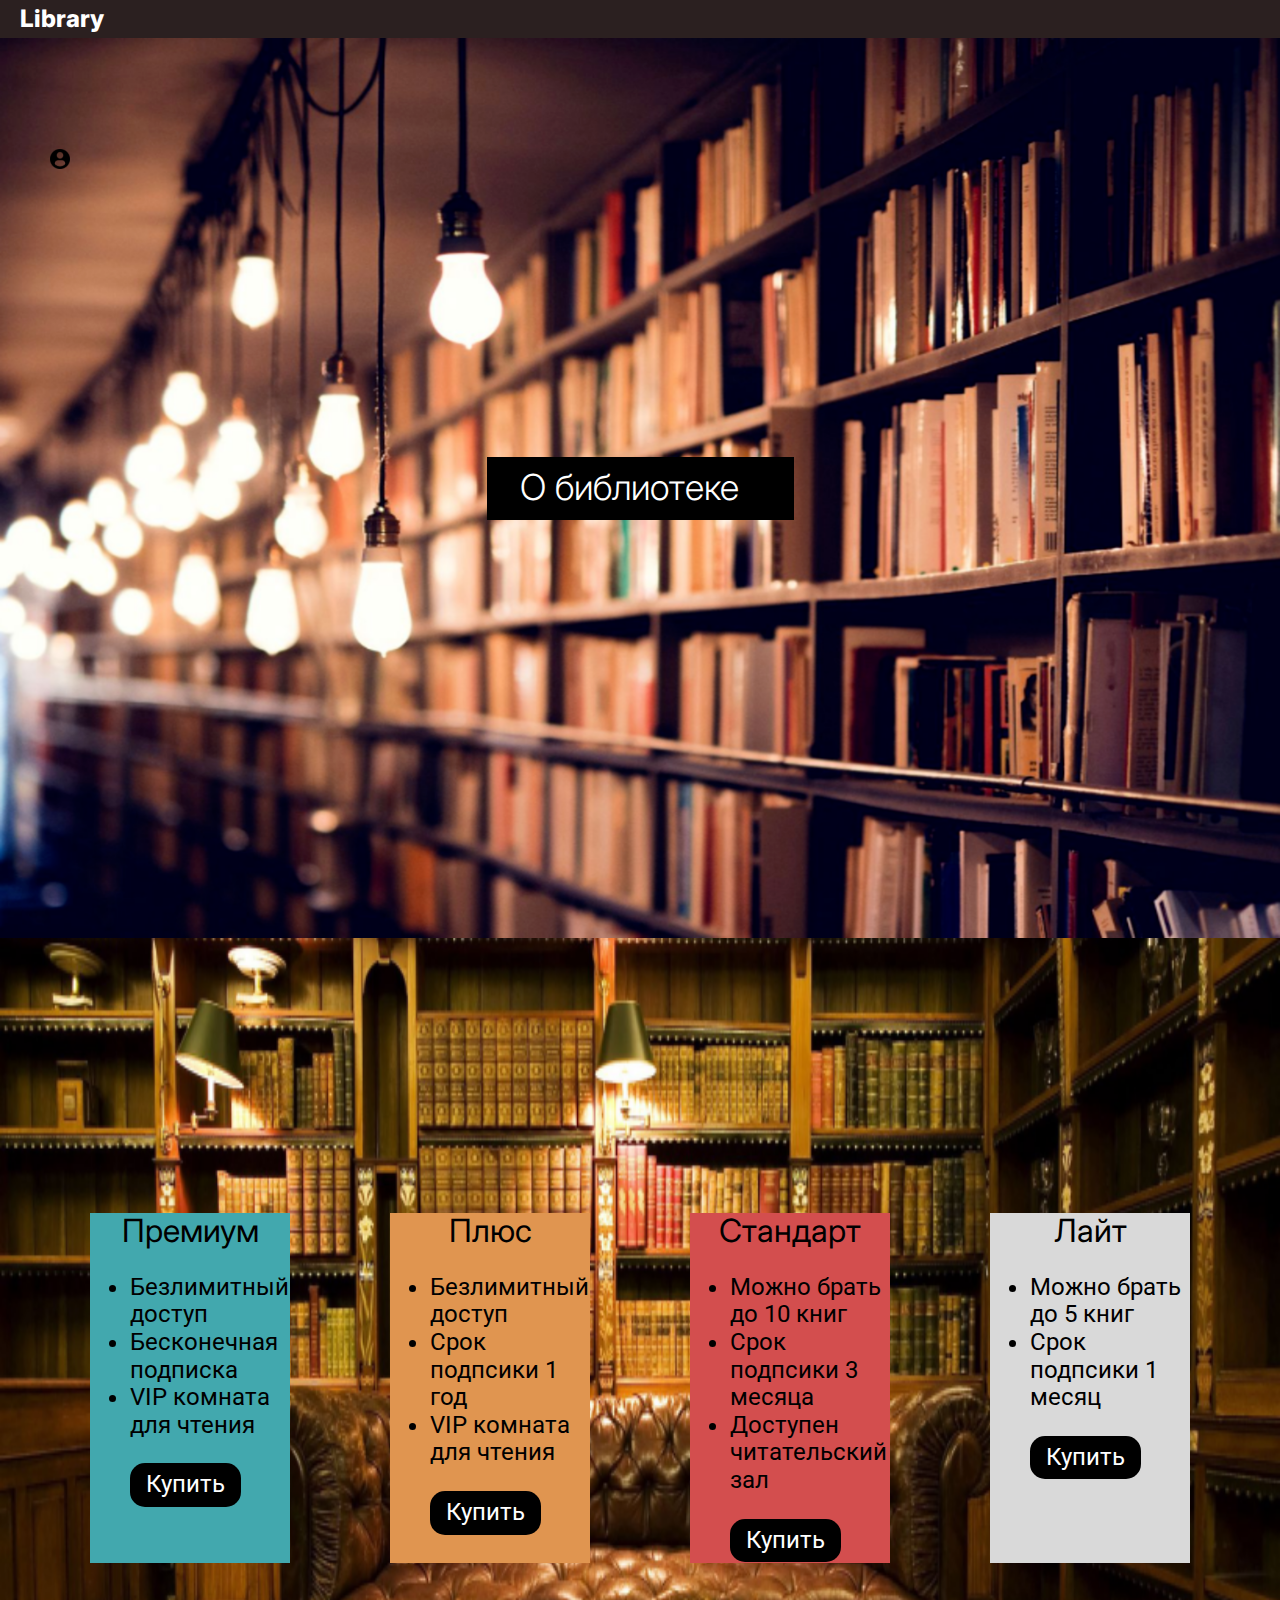
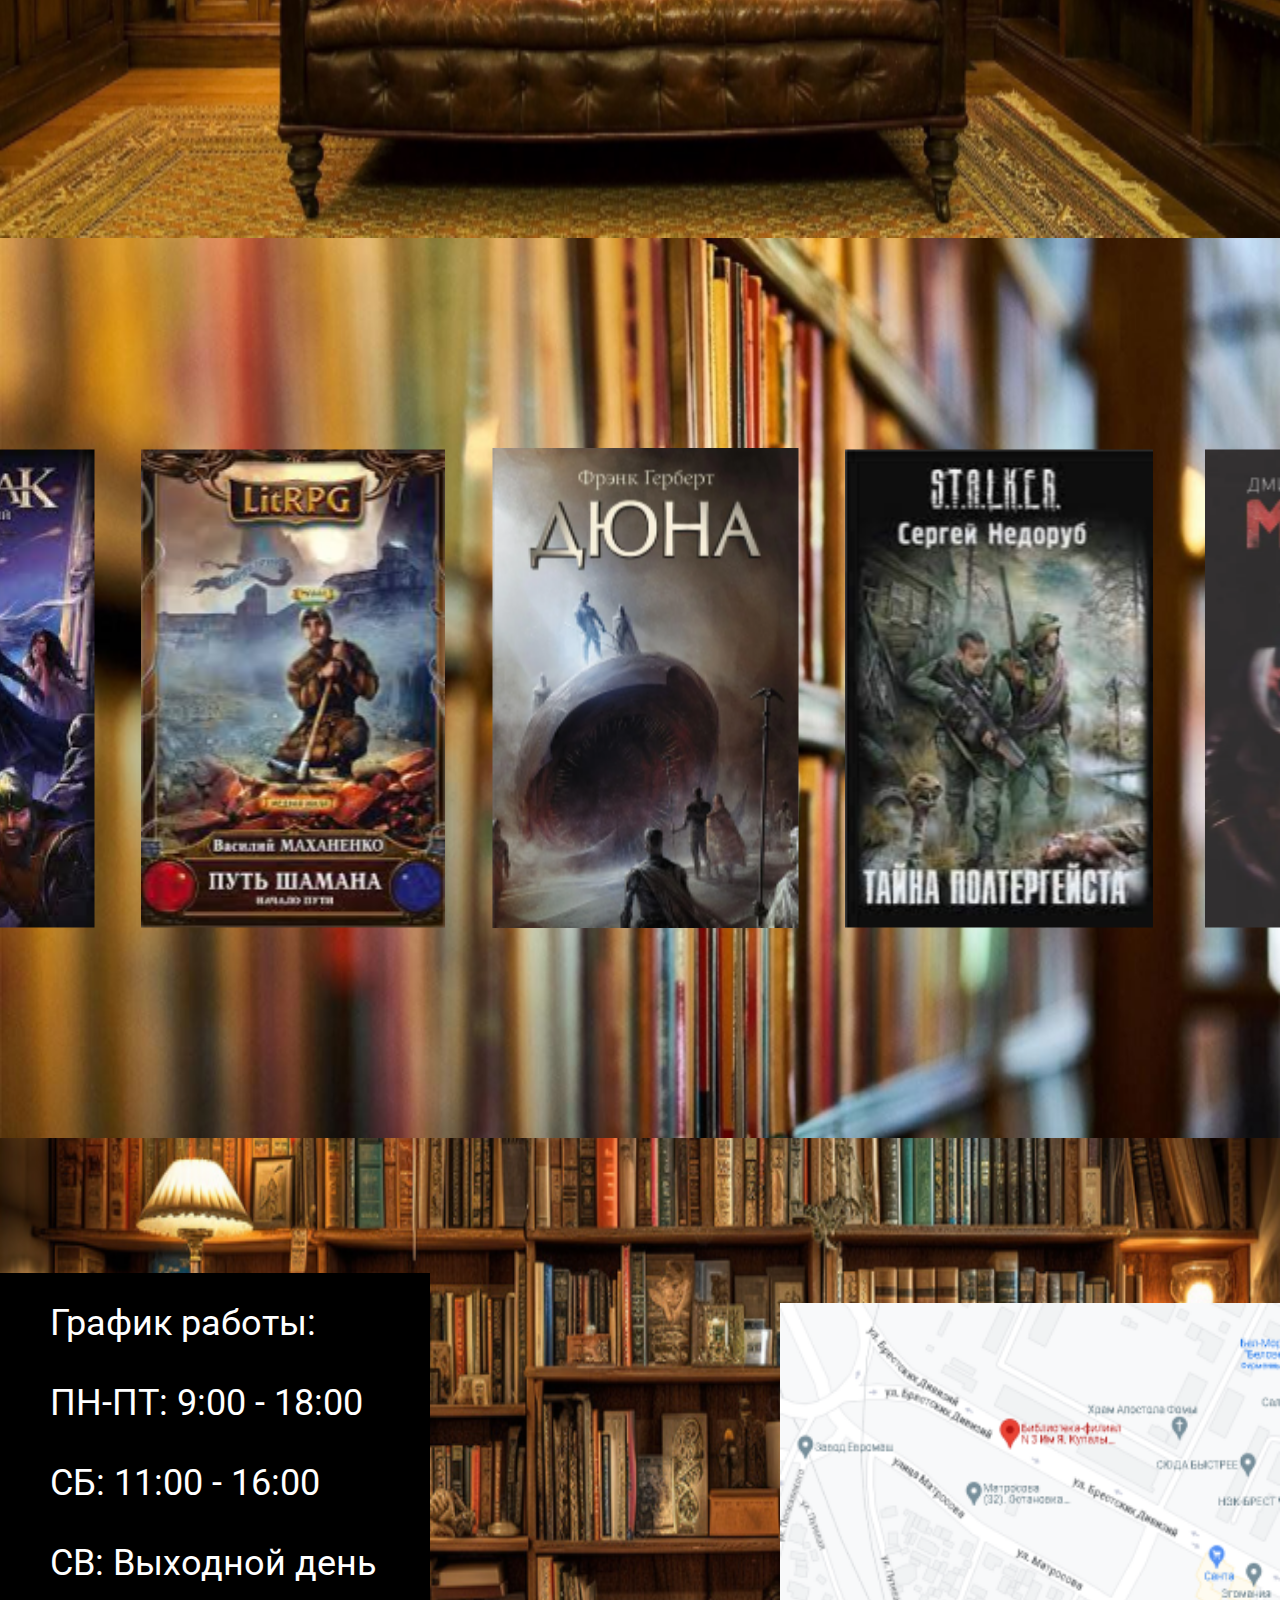
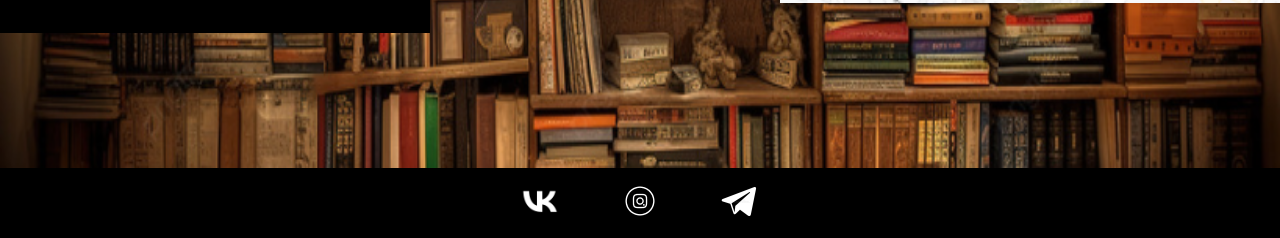
<file: index.html>
<!DOCTYPE html>
<html lang="en">

<head>
    <meta charset="UTF-8">
    <meta name="viewport" content="width=device-width, initial-scale=1.0">
    <title>Library</title>
    <link rel="stylesheet" href="style.css">
    <link rel="stylesheet" href="normalize.css">
    <link rel="preconnect" href="https://fonts.googleapis.com">
    <link rel="preconnect" href="https://fonts.gstatic.com" crossorigin>
    <link href="https://fonts.googleapis.com/css2?family=Inter:wght@300;400;800&display=swap" rel="stylesheet">
</head>

<body>
    <header>
        <a href="index.html" class="header-logo">Library</a>
        <nav class="header-nav">
            <a href="#top-books">Топ 5 книг</a>
            <a href="#abonement">Абонементы</a>
            <a href="#about">О нас</a>
            <a href="#shedule">График работы</a>
        </nav>
        <a href="auto.html" class="header-logo">
            <img class="header-img" src="./profile-user.png" alt="">
        </a>
    </header>
    <section id="about">
        <div class="container-about">
            <div class="about-block">
                <p class="about-block-text">О библиотеке</p>
            </div>
        </div>
    </section>
    <section id="abonement">
        <div class="abonements">
            <p class="abonement-text">Премиум</p>
            <ul class="abonement-list">
                <li>Безлимитный доступ</li>
                <li>Бесконечная подписка</li>
                <li>VIP комната для чтения</li>
            </ul>
            <button class="abonements-button">Купить</button>
        </div>
        <div class="abonements">
                <p class="abonement-text">Плюс</p>
                <ul class="abonement-list">
                    <li>Безлимитный доступ</li>
                    <li>Срок подпсики 1 год</li>
                    <li>VIP комната для чтения</li>
                </ul>
                <button class="abonements-button">Купить</button>
            </div>
        </div>
        <div class="abonements">
            <p  class="abonement-text">Стандарт</p>
            <ul class="abonement-list">
                <li>Можно брать до 10 книг</li>
                <li>Срок подпсики 3 месяца</li>
                <li>Доступен читательский зал</li>
            </ul>
            <button class="abonements-button">Купить</button>
        </div>
        <div class="abonements">
            <p class="abonement-text">Лайт</p>
            <ul class="abonement-list">
                <li>Можно брать до 5 книг</li>
                <li>Срок подпсики 1 месяц</li>
            </ul>
            <button class="abonements-button">Купить</button>
        </div>
    </section>
    <section id="top-books">
        <img class="top-books-image" src="./book_1.png" alt="">
        <img class="top-books-image" src="./book_2.png" alt="">
        <img class="top-books-image" src="./book_3.png" alt="">
        <img class="top-books-image" src="./book_4.png" alt="">
        <img class="top-books-image" src="./book_5.png" alt="">
    </section>
    <section id="shedule">
        <p class="shedule-text">
            График работы: <br>
            ПН-ПТ: 9:00 - 18:00 <br>
            СБ: 11:00 - 16:00 <br>
            СВ: Выходной день <br>
        </p>
        <img class="shedule-image" src="./image_1.png" alt="">
    </section>
    <footer>
        <a href="https://vk.com">
            <img class="footer-image" src="./Без названия (1).png" alt="">
        </a>
        <a href="https://instagram.com">
            <img clss="footer-image" src="./Instagram_logo 1.png" alt="">
        </a>
        <a href="https://telegram.org">
            <img class="footer-image" src="./telegram-logo-icon-voronezh-russia-november-square-black-color-164586010 (1).jpg" alt="">
        </a>
    </footer>
</body>

</html>
</file>
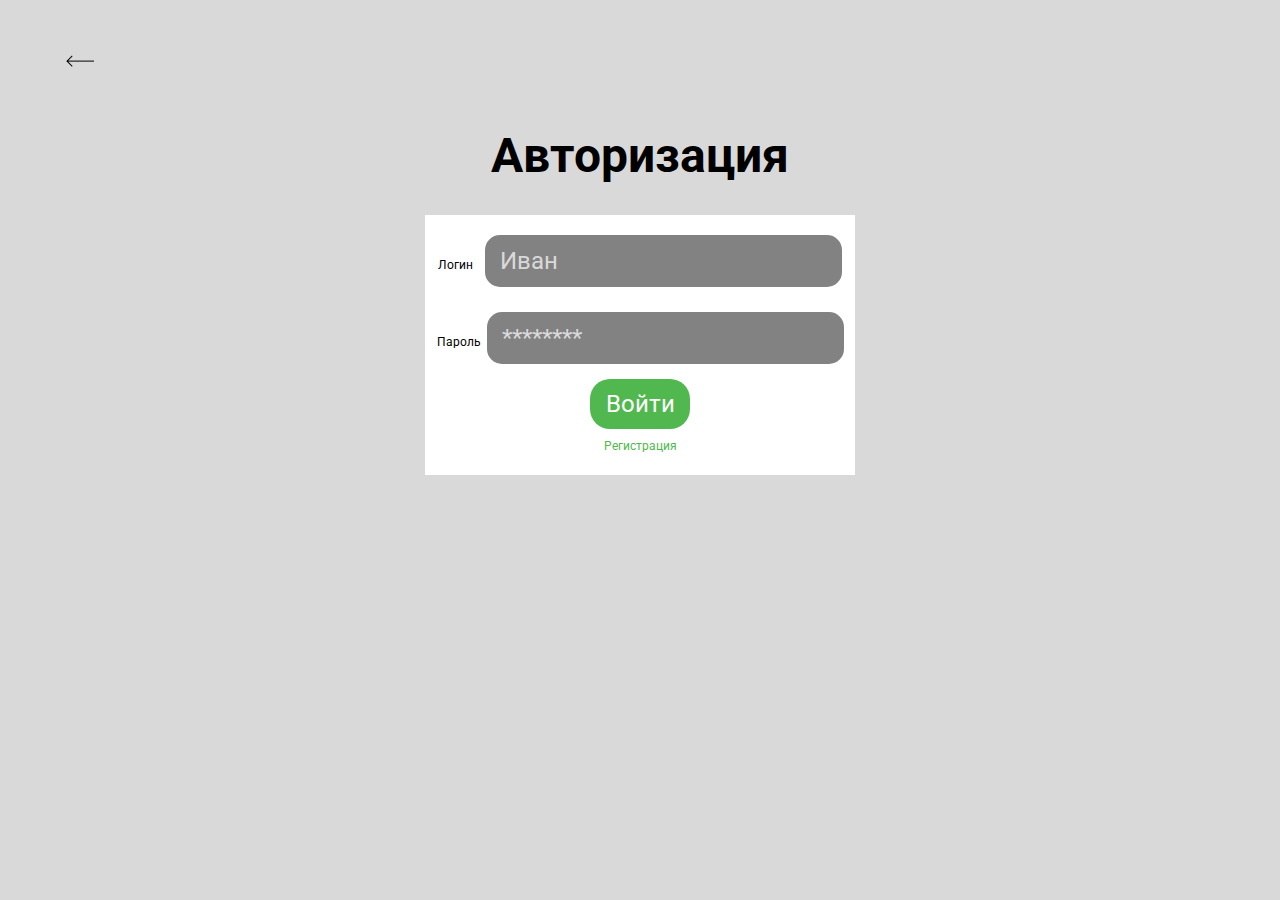
<file: auto.html>
<!DOCTYPE html>
<html lang="en">
<head>
    <meta charset="UTF-8">
    <meta name="viewport" content="width=device-width, initial-scale=1.0">
    <link rel="stylesheet" href="normalize.css">
    <link rel="stylesheet" href="auto.css">
    <title>Авторизация</title>
</head>
<body>
    <a class="arrow" href="index.html"><img src="free-icon-previous-4561413.png" alt=""></a>
    <h1>Авторизация</h1>
    <div class="container">
        <form action="#">
            <label class="form-label" for="login">Логин</label>
            <input class="form-input" type="text" id="login" placeholder="Иван">
            <label  class="form-label"for="pass">Пароль</label>
            <input class="form-input" type="password" id="pass" placeholder="********">
            <button>Войти</button>
            <br>
            <a href="register.html">Регистрация</a>
        </form>
    </div>
</body>
</html>
</file>
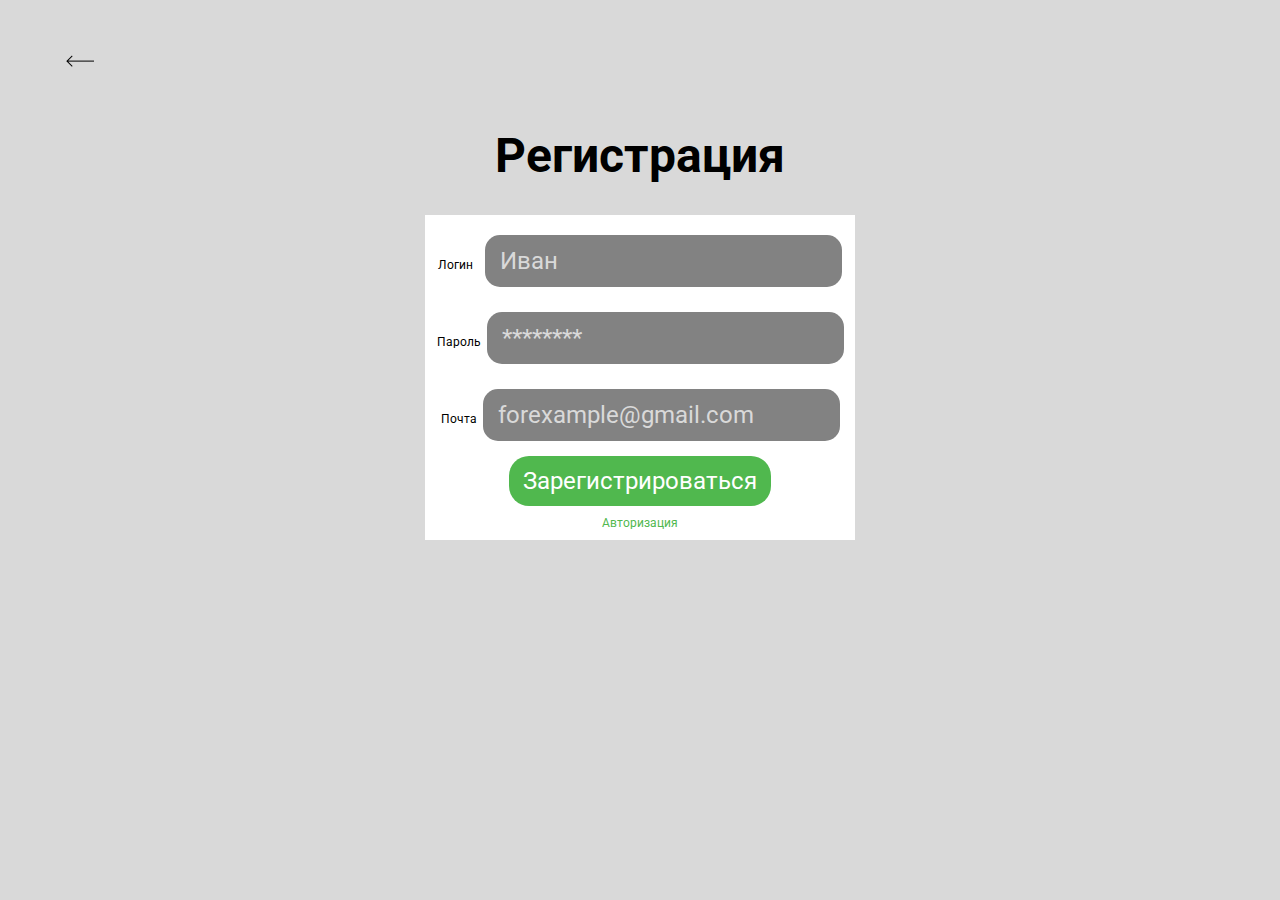
<file: register.html>
<!DOCTYPE html>
<html lang="en">

<head>
    <meta charset="UTF-8">
    <meta name="viewport" content="width=device-width, initial-scale=1.0">
    <link rel="stylesheet" href="normalize.css">
    <link rel="stylesheet" href="auto.css">
    <title>Регистрация</title>
</head>

<body>
    <a class="arrow" href="index.html"><img src="free-icon-previous-4561413.png" alt=""></a>
    <h1>Регистрация</h1>
    <div class="container-register">
        <form action="#">
            <label class="form-label" for="login">Логин</label>
            <input class="form-input" type="text" id="login" placeholder="Иван">
            <label class="form-label" for="pass">Пароль</label>
            <input class="form-input" type="password" id="pass" placeholder="********">
            <label class="form-label" for="email">Почта</label>
            <input class="form-input" type="email" id="email" placeholder="forexample@gmail.com">
            <button class="button-register">Зарегистрироваться</button>
            <br>
            <a href="auto.html">Авторизация</a>
        </form>
    </div>
</body>

</html>
</file>
<file: style.css>
@import url('https://fonts.googleapis.com/css2?family=Inter:wght@300;400;800&display=swap');
@import url('https://fonts.googleapis.com/css2?family=Roboto&display=swap');

header {
    height: 38px;
    width: 100%;
    background: #2B2020;
}

.header-logo {
    text-decoration: none;
    display: inline-block;
    color: #fff;
    font-family: "Inter", sans-serif;
    font-weight: 800;
    font-size: 24px;
    padding-top: 5px;
    padding-left: 20px;
}

.header-nav {
    list-style: none;
    display: inline-block;
    margin: 1px 0 11px 1300px;
}

.header-nav a {
    text-decoration: none;
    color: #fff;
    font-family: "Inter", serif;
    font-weight: 800;
    margin-left: 10px;
}

.header-nav a:hover {
    text-decoration: underline;
    color: #7a7979;
    transition: all .3s ease;
}

header img {
    display: inline-block;
    margin-left: 30px;
}

#about {
    display: grid;
    place-items: center;
    background-image: url(./imgonline-com-ua-Resize-1mbdhH5M0hrI5fUf.png);
    background-position: 0 0;
    background-repeat: no-repeat;
    background-size: 100% 100%;
    height: 100vh;
}

.about-block-text {
    color: #fff;
    padding: 10px 33px;
    font-family: "Inter", serif;
    font-size: 36px;
    font-weight: 300;
}

.container-about {
    background-color: black;
    width: 307px;
    height: 63px;
}

#abonement {
    display: flex;
    gap: 100px;
    place-items: center;
    justify-content: center;
    background-image: url(./staraia_biblioteka_dizajn_interer_11139_1920x1080\ 1.png);
    background-position: 0 0;
    background-repeat: no-repeat;
    background-size: 100% 100%;
    height: 100vh;
}

.abonements {
    width: 200px;
    height: 350px;
}

.abonements:first-child  {
    background-color: #42A8AE;
}



.abonements:nth-child(2) {
    background-color: #E09550;
}

.abonements:nth-child(3) {
    background-color: #D34E4E;
}

.abonements:nth-child(4) {
    background-color: #D9D9D9;
}

.abonement-text {
    display: grid;
    place-items: center;
    font-family: 'Inter' ,serif;
    font-size: 32px;
    margin: 0 auto;
}

.abonement-list {
    font-family: 'Roboto' ,serif;
    font-size: 24px;   
}

.abonements-button {
    margin-left: 40px;
    font-family: 'Roboto', serif;
    color: #fff;
    background-color: #000;
    border: none;
    border-radius: 15px;
    font-size: 24px;
    padding: 8px 16px;
}

.abonements-button:hover {
    color: #615c5c;
    transition: all .3s ease;
}

#top-books {
    display: flex;
    place-items: center;
    gap: 200px;
    justify-content: center;
    background-image: url(./a70ada64-81e6-54f1-b7ed-c073c306ba71\ 1.png);
    background-position: 0 0;
    background-repeat: no-repeat;
    background-size: 100% 100%;
    height: 100vh;
}

.top-books-image {
    transform: scale(2);
    transition: all .5s ease;
}

.top-books-image:hover{
    transform: scale(1.7);
    transform: rotate(-20deg);
    filter: saturate(40%);
    filter: blur(100px);
    
}

#shedule {
    display: flex;
    gap: 350px;
    place-items: center;
    justify-content: center;
    background-image: url(./pngtree-an-old-style-library-with-shelves-full-of-books-image_2679112\ 1.png);
    background-position: 0 0;
    background-repeat: no-repeat;
    background-size: 100% 100%;
    height: 70vh;
}

.shedule-text {
    height: 300px;
    width: 330px;
    padding: 10px 50px 50px 50px;
    color: #ffffff;
    background: #000000;
    font-family: 'Roboto', serif;
    font-size: 36px;
    line-height: 80px;
}

.shedule-image {
    display: inline-block;
    width: 500px;
    height: 300px;
}

footer {
    display: grid;
    grid-template-columns: repeat(3, 100px);
    justify-content: center;
    place-items: center;
    background-color: #000;
    height: 70px;
    width: 100%;
}

.footer-image {
    max-width: 40px;
    max-height: 40px;
}
</file>
<file: auto.css>
@import url('https://fonts.googleapis.com/css2?family=Inter:wght@300;400;800&display=swap');
@import url('https://fonts.googleapis.com/css2?family=Roboto&display=swap');

body{
    background: #d9d9d9;
    text-align: center;
    font-family: 'Roboto';
    font-size: 24px;
    margin-top: 10%;
}

.container {

    margin: 0 auto;
    width: 430px;
    height: 260px;
    background: #fff;
}

.arrow {
    display: block;
    position: absolute;
    left: 5%;
    top: 5%;   
}

.container-register {
    margin: 0 auto;
    width: 430px;
    height: 325px;
    background: #fff;
}

.form-input {
    width: 340px;
    height: 50px;
    background: #828282;
    border: none;
    border-radius: 15px;
    margin-top: 20px;
    margin-bottom: 5px;
    font-family: 'Roboto';
    font-size: 24px;
    color: #d9d9d9;
    padding-left: 15px;
    transition: all .5s ease;
}

.form-input::placeholder{
    font-family: 'Roboto';
    font-size: 24px;
    color: #d9d9d9;
}

.form-input:focus{
    border-radius: 5px;
    border: #dfd9d9 5px dashed;
    transition: all .5s ease;
}

.form-label:first-child {
    margin-right: 6px;
}

.form-label {
    font-family: 'Roboto';
    font-size: 12px;
}

button {
    margin-top: 10px;
    border: none;
    border-radius: 20px;
    width: 100px;
    height: 50px;
    background: #50B84E;
    color: #fff;
    font-family: 'Roboto';
    font-size: 24px;
    transition: all .5s ease;
}

button:hover {
    background: #0a460a;
    transition: all .5s ease;
}

.button-register {
    margin-top: 10px;
    border: none;
    border-radius: 20px;
    width: 262px;
    height: 50px;
    background: #50B84E;
    color: #fff;
    font-family: 'Roboto';
    font-size: 24px;
    transition: all .5s ease;
}

.button-register:hover {
    background: #0a460a;
    transition: all .5s ease;
}

a {
    font-family: 'Roboto';
    font-size: 12px;
    color: #50B84E;;
    text-decoration: none;
    transition: all .5s ease;
}

a:active {
    text-decoration: none;
    color: #155717;
}

a:hover {
    color: #0dec2b;
    transition: all .5s ease;
}
</file>
